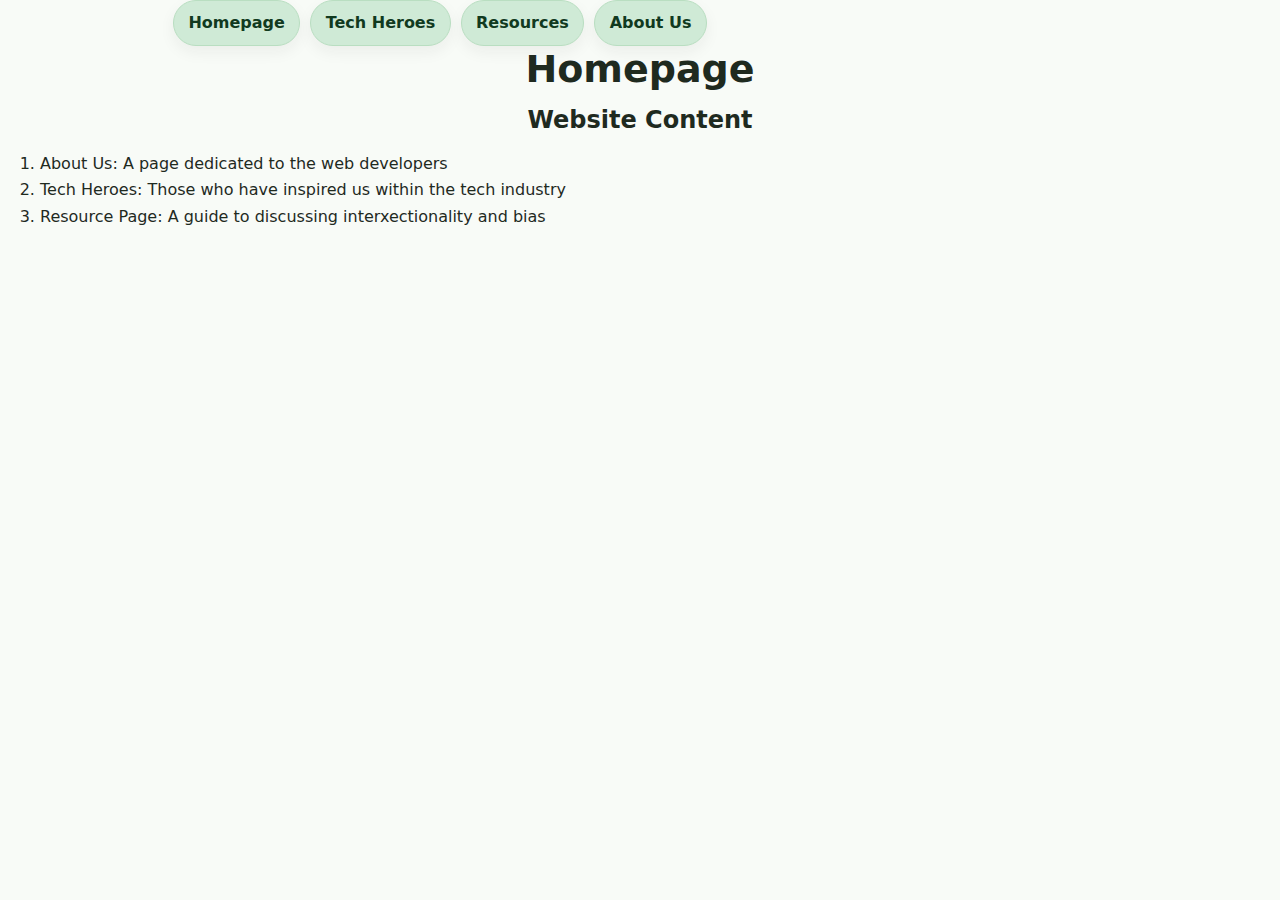
<file: Index.html>
<!DOCTYPE html>
<html lang="en">
<head>
 <link rel="stylesheet" href="style.css">
  <meta charset="UTF-8">
  <title>Project 2 LIS: 500</title>
  <header class="bg-light p-3">
  <section>
  <nav 
  <ul class="container navigation">
           <li><a href="index.html">Homepage</a></li>
            <li><a href="tech Heroes.html">Tech Heroes</a></li>
			<li><a href="Resources.html">Resources</a></li>
			<li><a href="About Us.html">About Us</a></li>
			</ul>
        </nav>
		</header>
		</section>
</head>
<body>
  <h1>Homepage</h1>
  <h2>Website Content</h2>
  <ol>
  <li>About Us: A page dedicated to the web developers </li>
  <li>Tech Heroes: Those who have inspired us within the tech industry</li>
  <li>Resource Page: A guide to discussing interxectionality and bias</li>
  </ol>

</body>
</html>
</file>
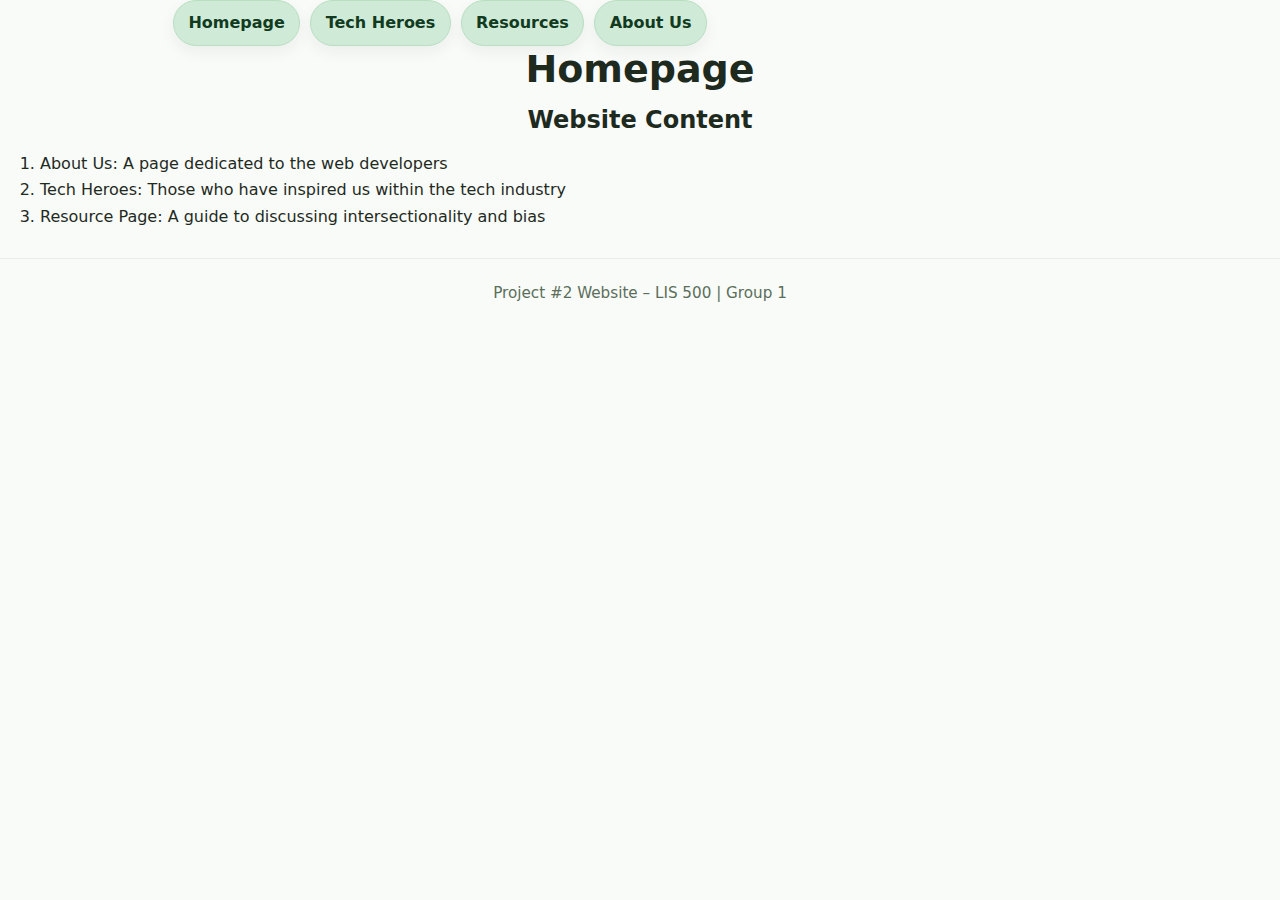
<file: index.html>
<!DOCTYPE html>
<html lang="en">
<head>
  <meta charset="UTF-8">
  <title>Project 2 LIS: 500</title>
  <link rel="stylesheet" href="style.css">
  <meta name="viewport" content="width=device-width, initial-scale=1.0">
</head>

<body>
  <!-- Navigation Bar -->
  <header class="bg-light p-3">
    <nav>
      <ul class="container navigation">
        <li><a href="index.html">Homepage</a></li>
        <li><a href="tech_heroes.html">Tech Heroes</a></li>
        <li><a href="resources.html">Resources</a></li>
        <li><a href="about_us.html">About Us</a></li>
      </ul>
    </nav>
  </header>

  <!-- Main Content -->
  <main>
    <h1>Homepage</h1>
    <h2>Website Content</h2>
    <ol>
      <li>About Us: A page dedicated to the web developers</li>
      <li>Tech Heroes: Those who have inspired us within the tech industry</li>
      <li>Resource Page: A guide to discussing intersectionality and bias</li>
    </ol>
  </main>

  <footer>
    <p>Project #2 Website – LIS 500 | Group 1</p>
  </footer>
</body>
</html>
</file>
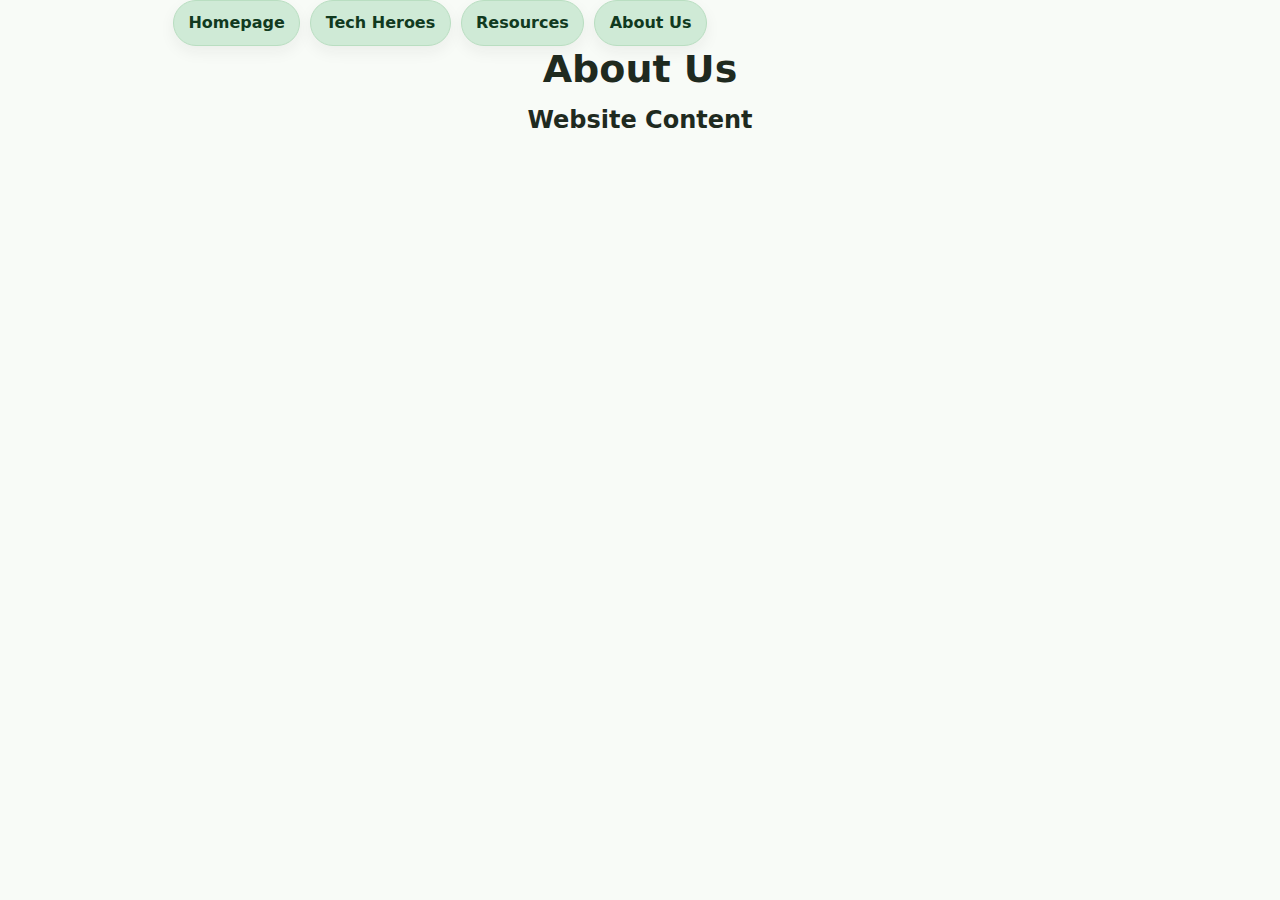
<file: About Us.html>
<!DOCTYPE html>
<html lang="en">
<head>
<link rel="stylesheet" href="style.css">
  <meta charset="UTF-8">
  <title>Project 2 LIS: 500</title>
  <header class="bg-light p-3">
  <section>
  <nav 
  <ul class="container navigation">
           <li><a href="index.html">Homepage</a></li>
            <li><a href="tech Heroes.html">Tech Heroes</a></li>
			<li><a href="Resources.html">Resources</a></li>
			<li><a href="About Us.html">About Us</a></li>
			</ul>
        </nav>
		</header>
		</section>
</head>
</head>
<body>
  <h1>About Us</h1>
  <h2>Website Content</h2>
  

</body>
</html>
</file>
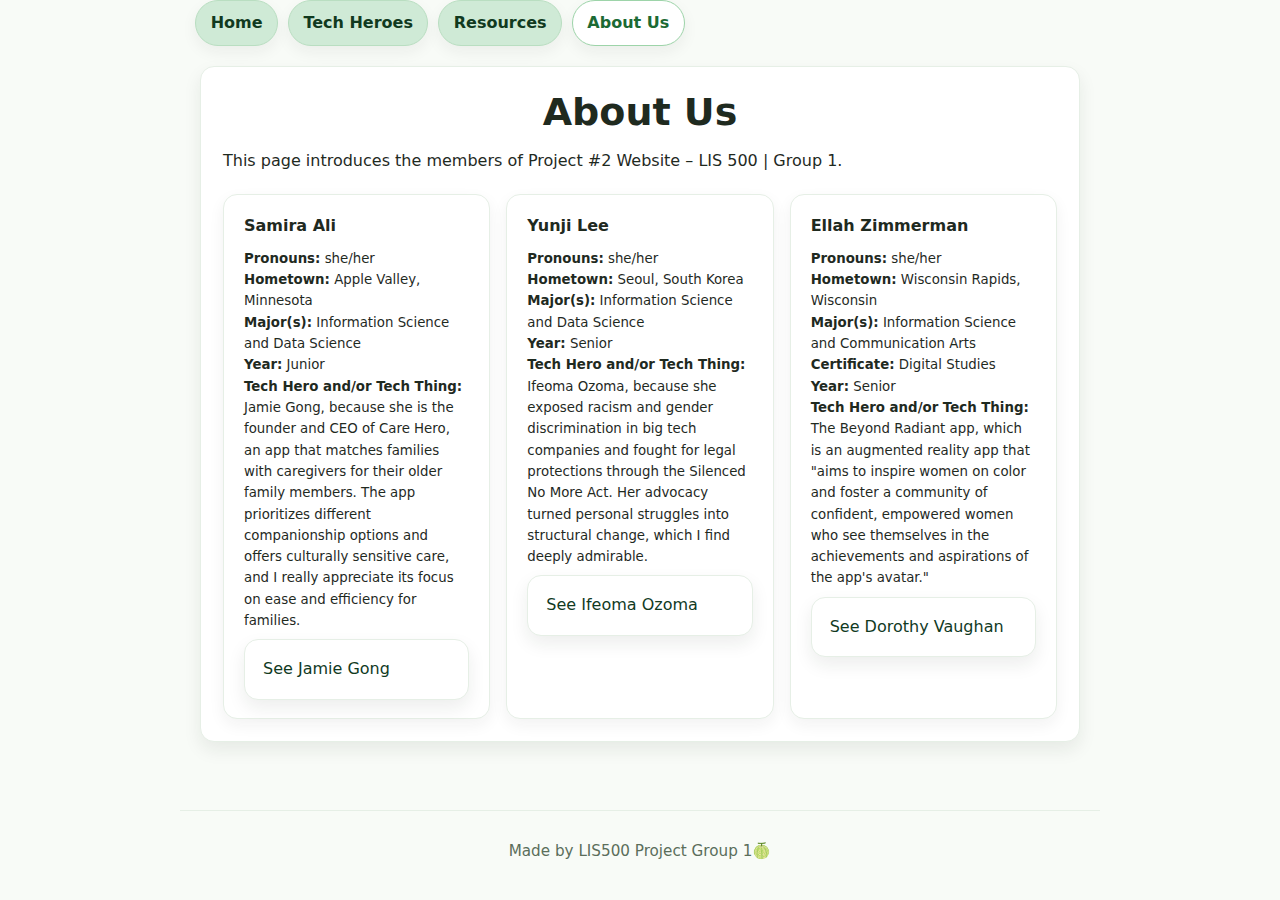
<file: about_us.html>
<!DOCTYPE html>
<html lang="en">
<head>
  <meta charset="UTF-8">
  <title>Project 2 LIS: 500</title>
  <link rel="stylesheet" href="style.css">
  <meta name="viewport" content="width=device-width, initial-scale=1.0">
</head>

<body>
  <!-- Navigation Bar -->
  <header class="bg-light p-3">
    <nav>
      <ul class="container navigation">
        <li><a href="index.html">Home</a></li>
        <li><a href="tech_heroes.html">Tech Heroes</a></li>
        <li><a href="resources.html">Resources</a></li>
        <li><a href="about_us.html" aria-current="page">About Us</a></li>
      </ul>
    </nav>
  </header>

  <!-- Main Content -->
  <main class="container">
    <article class="card">
      <h1 style="text-align:center;">About Us</h1>
      <p>This page introduces the members of Project #2 Website – LIS 500 | Group 1.</p>

      <div class="about-grid" role="list">

        <div class="about-card" role="listitem">
          <p><b>Samira Ali</b></p>
          <p><small>
            <b>Pronouns:</b> she/her <br>
            <b>Hometown:</b> Apple Valley, Minnesota <br>
            <b>Major(s):</b> Information Science and Data Science <br>
            <b>Year:</b> Junior <br>
            <b>Tech Hero and/or Tech Thing:</b> Jamie Gong, because she is the founder and CEO of Care Hero, an app that matches families with caregivers for their older family members. The app prioritizes different companionship options and offers culturally sensitive care, and I really appreciate its focus on ease and efficiency for families.
          </small></p>
          <a href="jamie.html" class="hero-btn">See Jamie Gong</a>
        </div>

        <div class="about-card" role="listitem">
          <p><b>Yunji Lee</b></p>
          <p><small>
            <b>Pronouns:</b> she/her <br>
            <b>Hometown:</b> Seoul, South Korea <br>
            <b>Major(s):</b> Information Science and Data Science <br>
            <b>Year:</b> Senior <br>
            <b>Tech Hero and/or Tech Thing:</b> Ifeoma Ozoma, because she exposed racism and gender discrimination in big tech companies and fought for legal protections through the Silenced No More Act. Her advocacy turned personal struggles into structural change, which I find deeply admirable.
          </small></p>
          <a href="ifeoma.html" class="hero-btn">See Ifeoma Ozoma</a>
        </div>

        <div class="about-card" role="listitem">
          <p><b>Ellah Zimmerman</b></p>
          <p><small>
            <b>Pronouns:</b> she/her <br>
            <b>Hometown:</b> Wisconsin Rapids, Wisconsin <br>
            <b>Major(s):</b> Information Science and Communication Arts <br>
            <b>Certificate:</b> Digital Studies <br>
            <b>Year:</b> Senior <br>
            <b>Tech Hero and/or Tech Thing:</b> The Beyond Radiant app, which is an augmented reality app that "aims to inspire women on color and foster a community of confident, empowered women who see themselves in the achievements and aspirations of the app's avatar."
          </small></p>
          <a href="dorothy.html" class="hero-btn">See Dorothy Vaughan</a>
        </div>

      </div>
    </article>
  </main>

  <!-- Footer -->
  <footer class="container">
    <p>Made by LIS500 Project Group 1🍈</p>
  </footer>
</body>
</html>
</file>
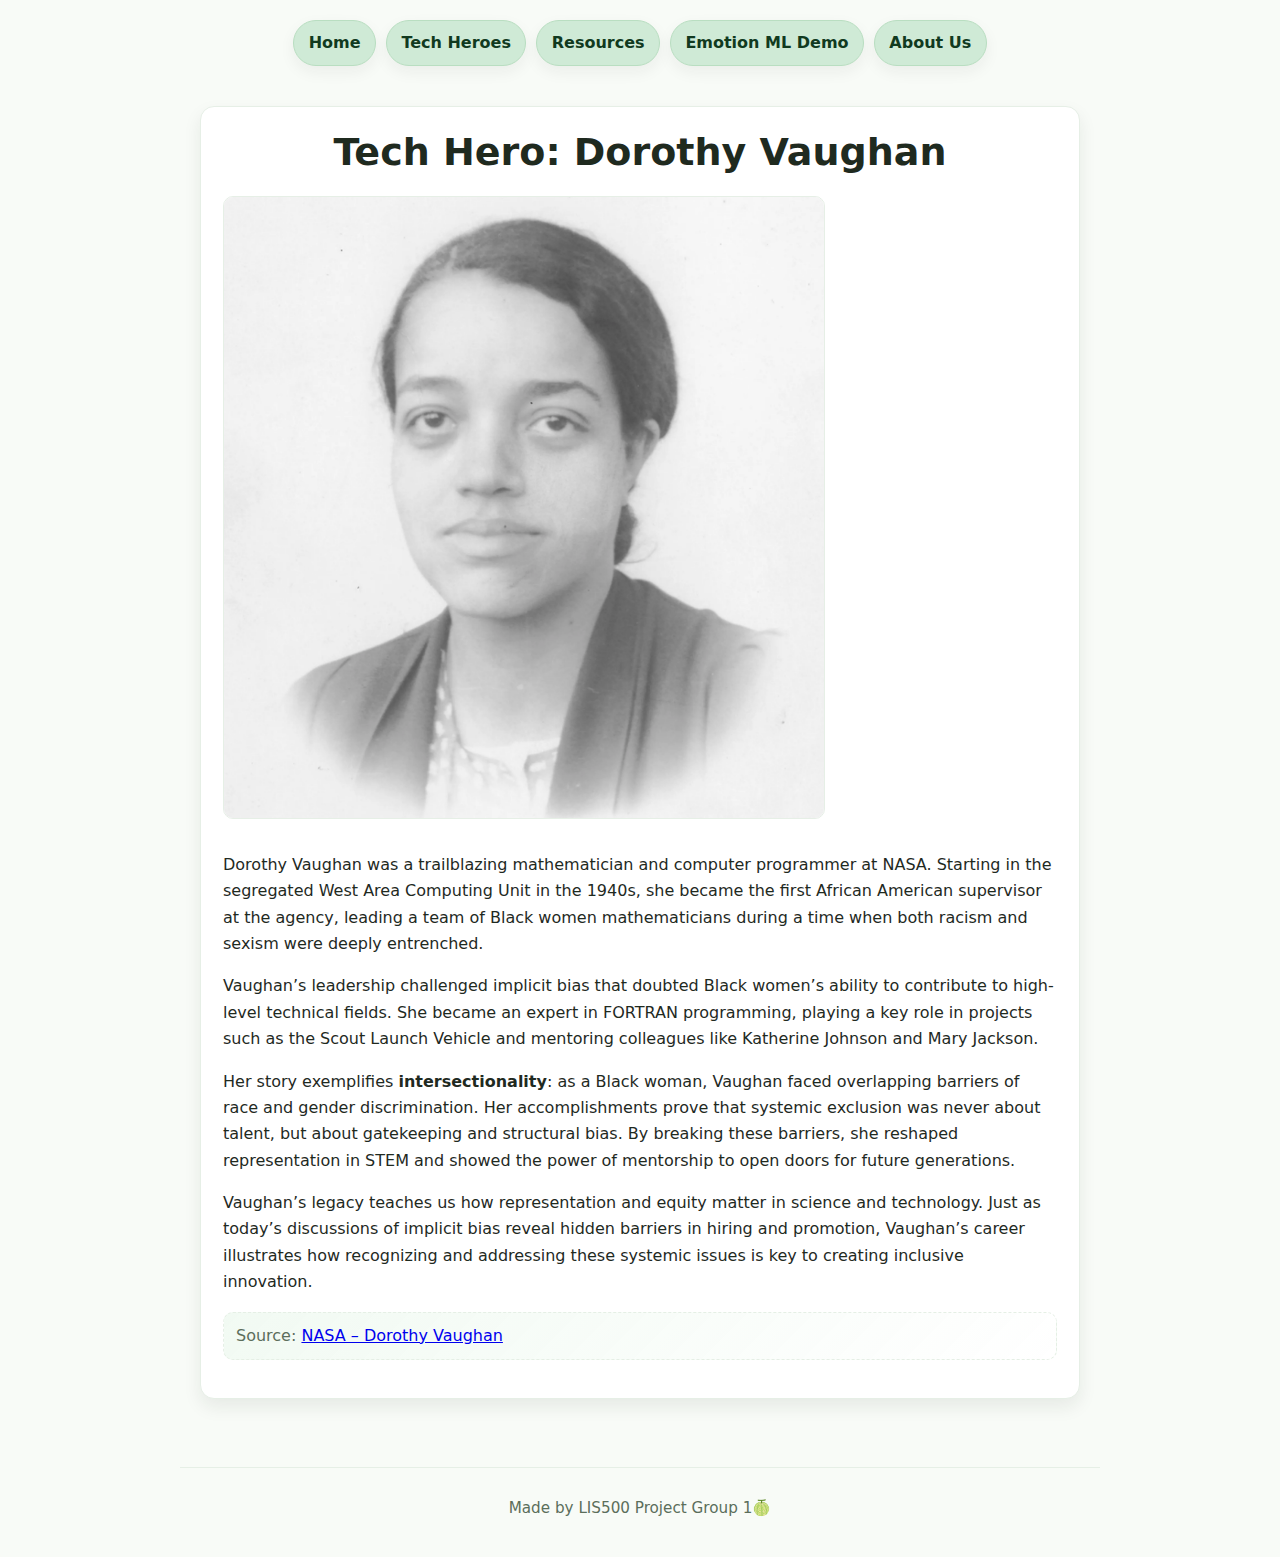
<file: dorothy.html>
<!DOCTYPE html>
<html lang="en">
<head>
  <meta charset="UTF-8" />
  <title>Tech Hero – Dorothy Vaughan</title>
  <meta name="viewport" content="width=device-width, initial-scale=1" />
  <link rel="stylesheet" href="style.css" />
</head>
<body>
  <header class="container">
         <!-- Naviagtion has all links to all pages-->
    <nav>
      <ul class="container navigation">
        <li><a href="index.html">Home</a></li>
        <li><a href="tech_heroes.html">Tech Heroes</a></li>
        <li><a href="resources.html">Resources</a></li>
        <li><a href="tm_emotions.html">Emotion ML Demo</a></li> 
        <li><a href="about_us.html">About Us</a></li>
      </ul>
    </nav>
  </header>

  <main id="content" class="container">
    <article class="card">
      <h1>Tech Hero: Dorothy Vaughan</h1>
      <img class="hero-img" src="dorothy-vaughan.jpg" alt="Dorothy Vaughan portrait">  <!-- Image link and alt text-->
     <!-- Paragraph text of info on hero-->
      <p>
        Dorothy Vaughan was a trailblazing mathematician and computer programmer at NASA.
        Starting in the segregated West Area Computing Unit in the 1940s, she became the first African American supervisor at the agency,
        leading a team of Black women mathematicians during a time when both racism and sexism were deeply entrenched.
      </p>

      <p>
        Vaughan’s leadership challenged implicit bias that doubted Black women’s ability to contribute to high-level technical fields.
        She became an expert in FORTRAN programming, playing a key role in projects such as the Scout Launch Vehicle
        and mentoring colleagues like Katherine Johnson and Mary Jackson.
      </p>

      <p>
        Her story exemplifies <strong>intersectionality</strong>: as a Black woman, Vaughan faced overlapping barriers of race and gender discrimination.
        Her accomplishments prove that systemic exclusion was never about talent, but about gatekeeping and structural bias.
        By breaking these barriers, she reshaped representation in STEM and showed the power of mentorship to open doors for future generations.
      </p>

      <p>
        Vaughan’s legacy teaches us how representation and equity matter in science and technology.
        Just as today’s discussions of implicit bias reveal hidden barriers in hiring and promotion,
        Vaughan’s career illustrates how recognizing and addressing these systemic issues is key to creating inclusive innovation.
      </p>
         <!-- Article links and source info for page-->
      <p class="source">
        Source: <a href="https://www.nasa.gov/people/dorothy-vaughan/" target="_blank" rel="noopener">NASA – Dorothy Vaughan</a>
      </p>
    </article>
  </main>
     <!-- footer for style and to tie page together-->
  <footer class="container">
    <p>Made by LIS500 Project Group 1🍈</p>
  </footer>
</body>
</html>
</file>
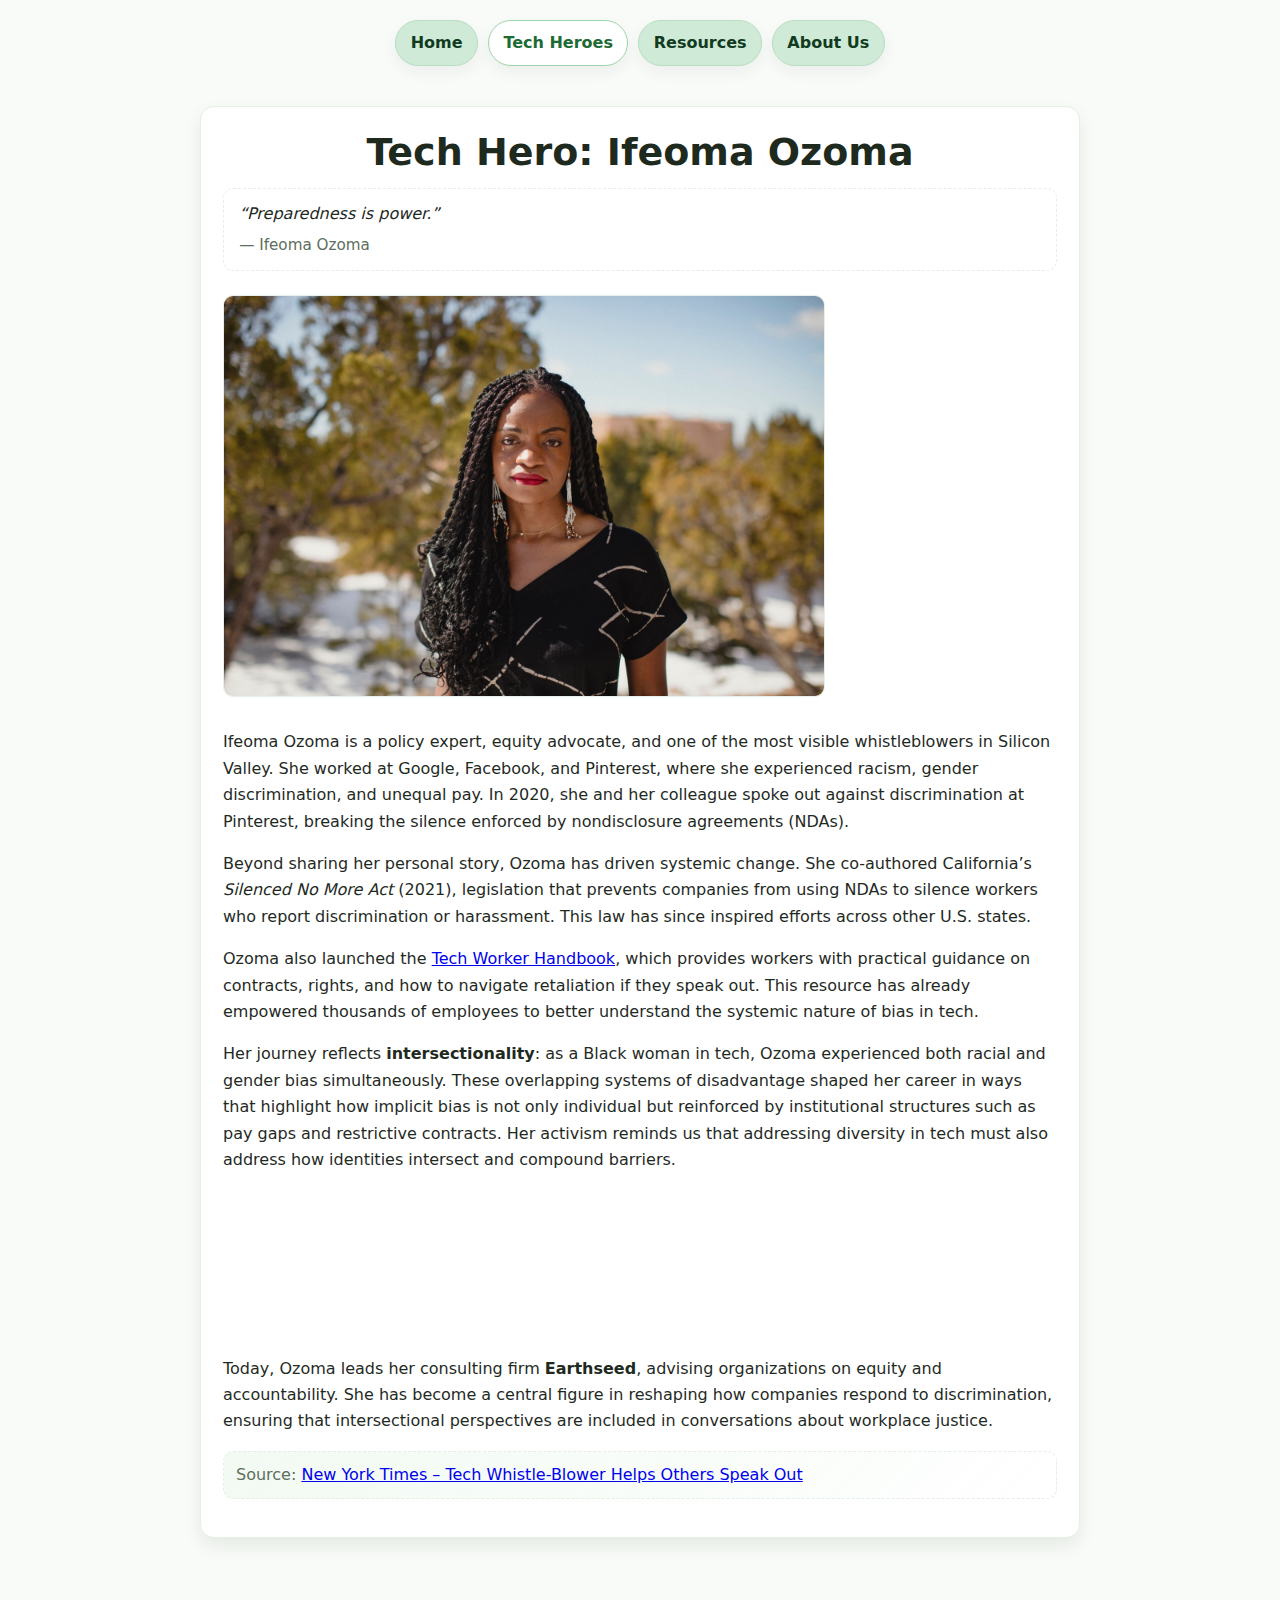
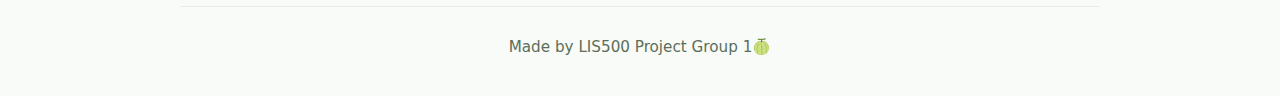
<file: ifeoma.html>
<!DOCTYPE html>
<html lang="en">
<head>
  <meta charset="UTF-8" />
  <title>Tech Hero – Ifeoma Ozoma</title>
  <meta name="viewport" content="width=device-width, initial-scale=1" />
  <link rel="stylesheet" href="style.css" />
</head>
<body>
  <header class="container">
         <!-- Navigation that has links to all pages-->
    <nav>
      <ul class="navigation">
        <li><a href="index.html">Home</a></li>
        <li><a href="tech_heroes.html" aria-current="page">Tech Heroes</a></li>
        <li><a href="resources.html">Resources</a></li>
        <li><a href="about_us.html">About Us</a></li>
      </ul>
    </nav>
  </header>

  <main id="content" class="container">
    <article class="card">
      <h1>Tech Hero: Ifeoma Ozoma</h1>
      <blockquote class="quote">“Preparedness is power.” <cite>— Ifeoma Ozoma</cite></blockquote>
      <img class="hero-img" src="ifeoma-ozoma.jpg" alt="Ifeoma Ozoma portrait">       <!-- Image link with alt text-->
          <!-- Paragraphs of info on tech hero-->
      <p>
        Ifeoma Ozoma is a policy expert, equity advocate, and one of the most visible whistleblowers in Silicon Valley.
        She worked at Google, Facebook, and Pinterest, where she experienced racism, gender discrimination, and unequal pay.
        In 2020, she and her colleague spoke out against discrimination at Pinterest, breaking the silence enforced by nondisclosure agreements (NDAs).
      </p>

      <p>
        Beyond sharing her personal story, Ozoma has driven systemic change. She co-authored California’s
        <em>Silenced No More Act</em> (2021), legislation that prevents companies from using NDAs to silence workers who
        report discrimination or harassment. This law has since inspired efforts across other U.S. states.
      </p>
      <!-- Links to other page with handbook from tech hero-->
      <p>
        Ozoma also launched the <a href="https://techworkerhandbook.org" target="_blank" rel="noopener">Tech Worker Handbook</a>,
        which provides workers with practical guidance on contracts, rights, and how to navigate retaliation if they speak out.
        This resource has already empowered thousands of employees to better understand the systemic nature of bias in tech.
      </p>

      <p>
        Her journey reflects <strong>intersectionality</strong>: as a Black woman in tech, Ozoma experienced both racial and gender bias simultaneously.
        These overlapping systems of disadvantage shaped her career in ways that highlight how implicit bias is not only individual
        but reinforced by institutional structures such as pay gaps and restrictive contracts. Her activism reminds us that
        addressing diversity in tech must also address how identities intersect and compound barriers.
      </p>
        <!-- Links to video with tech hero-->
      <div class="video-container">
        <iframe
          src="https://www.youtube.com/embed/kdAckiJiFK0?rel=0&modestbranding=1"
          title="Ifeoma Ozoma: Gender Justice Honoree"
          frameborder="0"
          allow="accelerometer; autoplay; clipboard-write; encrypted-media; gyroscope; picture-in-picture; web-share"
          allowfullscreen
          referrerpolicy="strict-origin-when-cross-origin">
        </iframe>
      </div>

      <p>
        Today, Ozoma leads her consulting firm <strong>Earthseed</strong>, advising organizations on equity and accountability.
        She has become a central figure in reshaping how companies respond to discrimination, ensuring that
        intersectional perspectives are included in conversations about workplace justice.
      </p>
   <!-- Links to articles and source info-->
      <p class="source">
        Source: <a href="https://www.nytimes.com/2021/11/24/technology/pinterest-whistle-blower-ifeoma-ozoma.html" target="_blank" rel="noopener">New York Times – Tech Whistle-Blower Helps Others Speak Out</a>
      </p>
    </article>
  </main>
  
<!-- footer for style and to tie page together-->
  <footer class="container">
    <p>Made by LIS500 Project Group 1🍈</p>
  </footer>
</body>
</html>
</file>
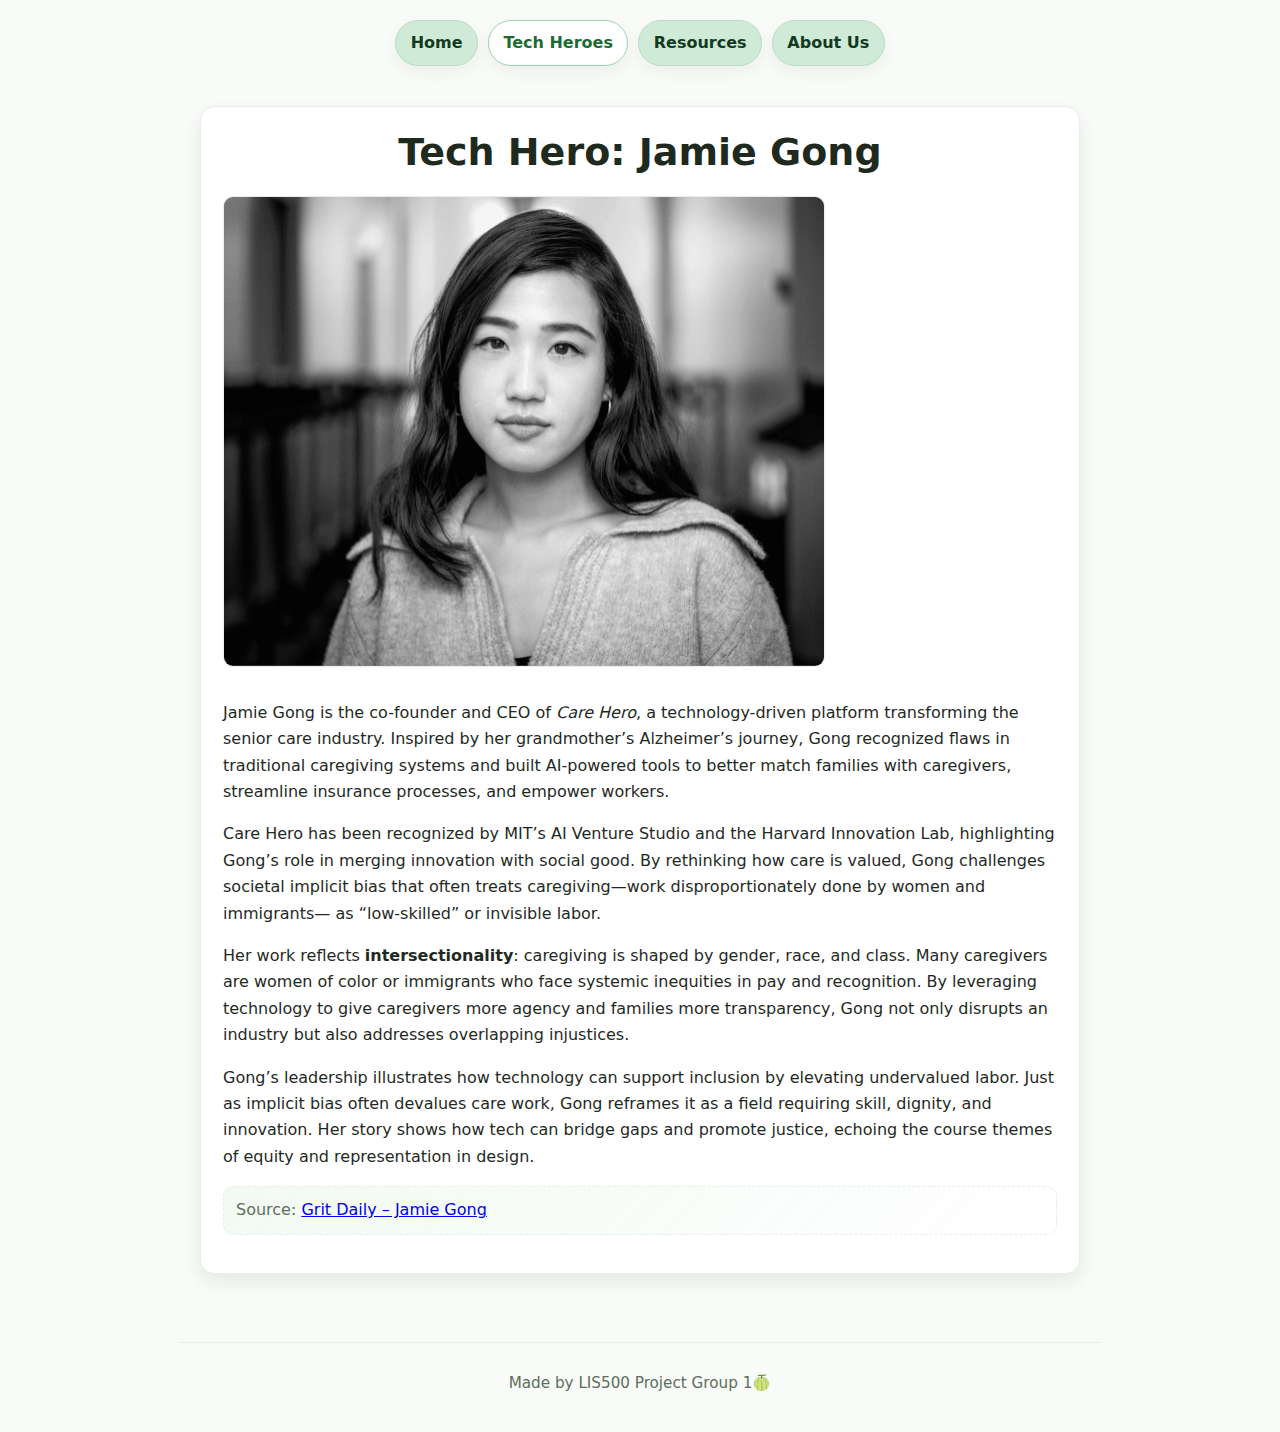
<file: jamie.html>
<!DOCTYPE html>
<html lang="en">
<head>
  <meta charset="UTF-8" />
  <title>Tech Hero – Jamie Gong</title>
  <meta name="viewport" content="width=device-width, initial-scale=1" />
  <link rel="stylesheet" href="style.css" />
</head>
<body>
  <header class="container">
    <!-- Navigation has all links to other pages-->
    <nav>
      <ul class="navigation">
        <li><a href="index.html">Home</a></li>
        <li><a href="tech_heroes.html" aria-current="page">Tech Heroes</a></li>
        <li><a href="resources.html">Resources</a></li>
        <li><a href="about_us.html">About Us</a></li>
      </ul>
    </nav>
  </header>

  <main id="content" class="container">
    <article class="card">
      <h1>Tech Hero: Jamie Gong</h1>
      <img class="hero-img" src="jamie-gong.jpg" alt="Jamie Gong portrait"> <!-- Image link and alt text-->
  
      <!-- paragraph text of info on tech hero-->
      <p>
        Jamie Gong is the co-founder and CEO of <em>Care Hero</em>, a technology-driven platform transforming the senior care industry.
        Inspired by her grandmother’s Alzheimer’s journey, Gong recognized flaws in traditional caregiving systems
        and built AI-powered tools to better match families with caregivers, streamline insurance processes, and empower workers.
      </p>

      <p>
        Care Hero has been recognized by MIT’s AI Venture Studio and the Harvard Innovation Lab,
        highlighting Gong’s role in merging innovation with social good. By rethinking how care is valued,
        Gong challenges societal implicit bias that often treats caregiving—work disproportionately done by women and immigrants—
        as “low-skilled” or invisible labor.
      </p>

      <p>
        Her work reflects <strong>intersectionality</strong>: caregiving is shaped by gender, race, and class.
        Many caregivers are women of color or immigrants who face systemic inequities in pay and recognition.
        By leveraging technology to give caregivers more agency and families more transparency,
        Gong not only disrupts an industry but also addresses overlapping injustices.
      </p>

      <p>
        Gong’s leadership illustrates how technology can support inclusion by elevating undervalued labor.
        Just as implicit bias often devalues care work, Gong reframes it as a field requiring skill, dignity, and innovation.
        Her story shows how tech can bridge gaps and promote justice, echoing the course themes of equity and representation in design.
      </p>
    <!-- Links to article and source info-->
      <p class="source">
        Source: <a href="https://gritdaily.com/jamie-gong-tech-driven-fix-for-senior-care/" target="_blank" rel="noopener">Grit Daily – Jamie Gong</a>
      </p>
    </article>
  </main>
  <!-- Footer for style and to tie page together-->
  <footer class="container">
    <p>Made by LIS500 Project Group 1🍈</p>
  </footer>
</body>
</html>
</file>
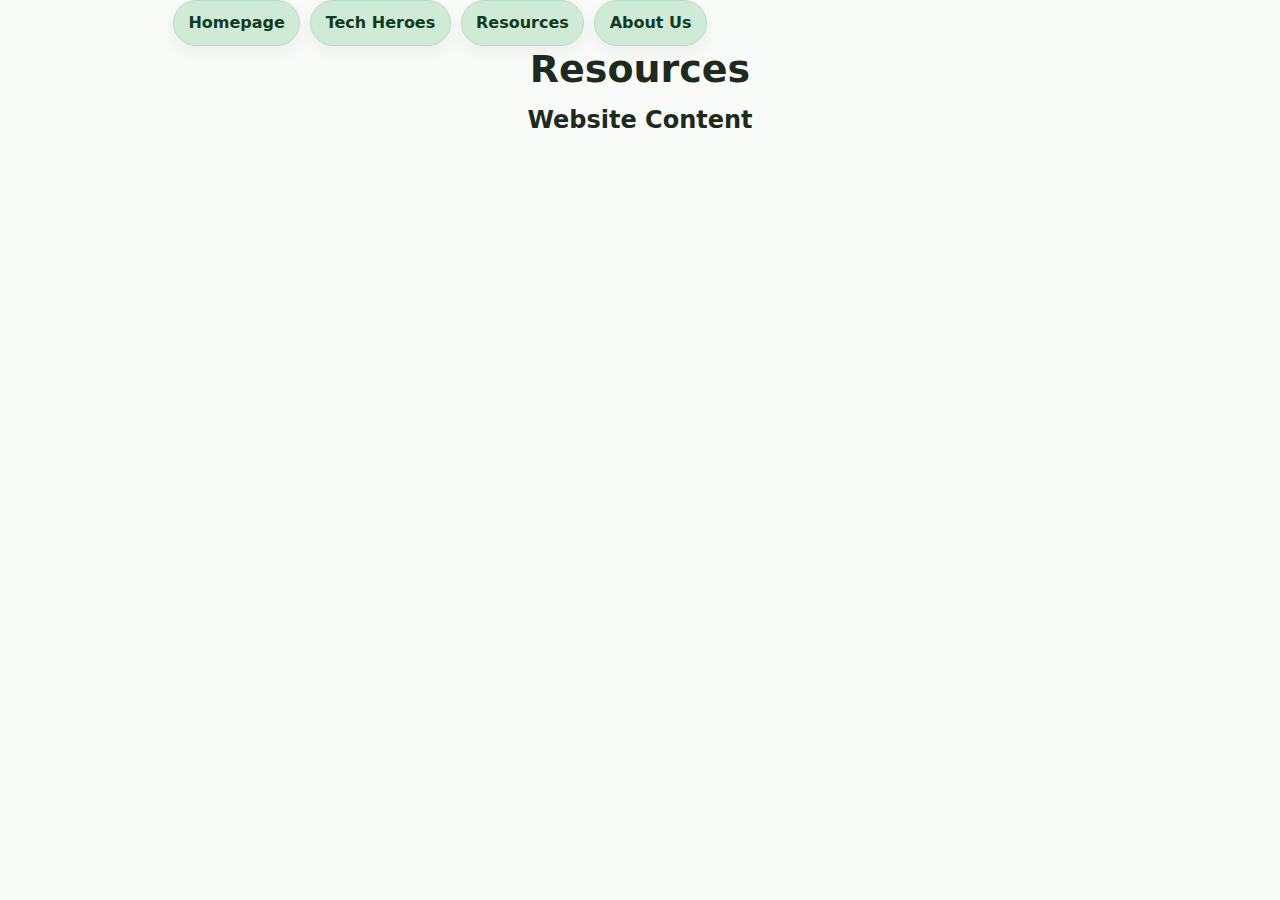
<file: Resources.html>
<!DOCTYPE html>
<html lang="en">
<head>
<link rel="stylesheet" href="style.css">
  <meta charset="UTF-8">
  <title>Project 2 LIS: 500</title>
 <header class="bg-light p-3">
  <section>
  <nav 
  <ul class="container navigation">
           <li><a href="index.html">Homepage</a></li>
            <li><a href="tech Heroes.html">Tech Heroes</a></li>
			<li><a href="Resources.html">Resources</a></li>
			<li><a href="About Us.html">About Us</a></li>
			</ul>
        </nav>
		</header>
		</section>
</head>
</head>
<body>
  <h1>Resources</h1>
  <h2>Website Content</h2>
  

</body>
</html>
</file>
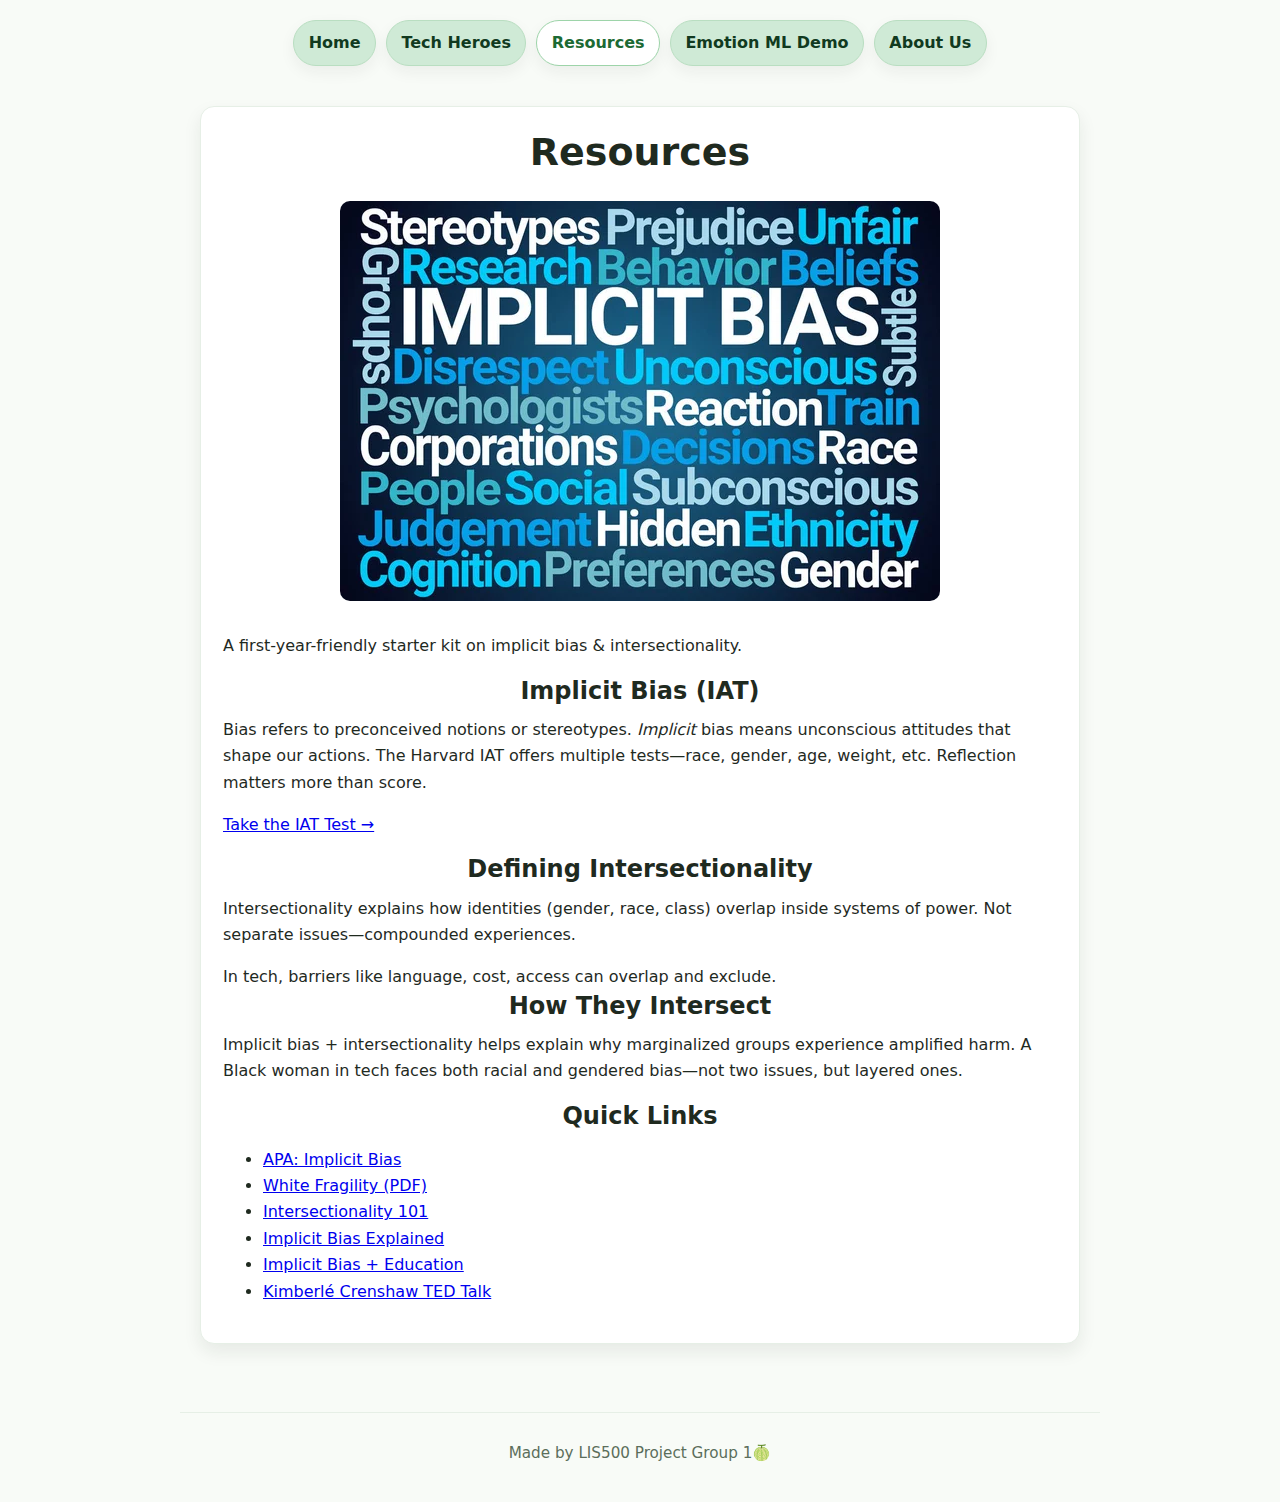
<file: resources.html>
<!DOCTYPE html>
<html lang="en">
<head>
  <meta charset="UTF-8" />
  <title>Resources – LIS 500 Project #3</title>
  <meta name="viewport" content="width=device-width, initial-scale=1" />
  <link rel="stylesheet" href="style.css" />
</head>

<body>
  <header class="site-header">
    <nav class="navbar container">
      <ul class="navigation">
        <li><a href="index.html">Home</a></li>
        <li><a href="tech_heroes.html">Tech Heroes</a></li>
        <li><a href="resources.html" aria-current="page" class="active">Resources</a></li>
        <li><a href="tm_emotions.html">Emotion ML Demo</a></li>
        <li><a href="about_us.html">About Us</a></li>
      </ul>
    </nav>
  </header>

  <main id="content" class="container">
    <article class="card">
      <h1>Resources</h1>

      <div style="margin-top:24px; margin-bottom:24px; text-align:center;">
        <img 
          src="depositphotos_192723580-stock-photo-implicit-bias-word-cloud.jpg"
          alt="Implicit Bias Word Cloud"
          style="width:100%; max-width:600px; border-radius:10px;" />
      </div>

      <p class="lead">A first-year-friendly starter kit on implicit bias & intersectionality.</p>

      <section>
        <h2>Implicit Bias (IAT)</h2>
        <p>
          Bias refers to preconceived notions or stereotypes. <em>Implicit</em> bias means
          unconscious attitudes that shape our actions. The Harvard IAT offers multiple
          tests—race, gender, age, weight, etc. Reflection matters more than score.
        </p>
        <p><a href="https://implicit.harvard.edu/implicit/takeatest.html" target="_blank">Take the IAT Test →</a></p>
      </section>

      <section>
        <h2>Defining Intersectionality</h2>
        <p>
          Intersectionality explains how identities (gender, race, class) overlap inside systems
          of power. Not separate issues—compounded experiences.
        </p>
        <div class="note">In tech, barriers like language, cost, access can overlap and exclude.</div>
      </section>

      <section>
        <h2>How They Intersect</h2>
        <p>
          Implicit bias + intersectionality helps explain why marginalized groups experience
          amplified harm. A Black woman in tech faces both racial and gendered bias—not two issues,
          but layered ones.
        </p>
      </section>

      <section>
        <h2>Quick Links</h2>
        <ul>
          <li><a href="https://www.apa.org/topics/implicit-bias" target="_blank">APA: Implicit Bias</a></li>
          <li><a href="https://www.beacon.org/assets/pdfs/whitefragilityreadingguide.pdf" target="_blank">White Fragility (PDF)</a></li>
          <li><a href="https://womensstudies.colostate.edu/wp-content/uploads/sites/66/2021/06/Intersectionality-101.pdf" target="_blank">Intersectionality 101</a></li>
          <li><a href="https://www.youtube.com/watch?v=OoBvzI-YZf4" target="_blank">Implicit Bias Explained</a></li>
          <li><a href="https://www.youtube.com/watch?v=npNA-WcXPjw" target="_blank">Implicit Bias + Education</a></li>
          <li><a href="https://www.youtube.com/watch?v=akOe5-UsQ2o" target="_blank">Kimberlé Crenshaw TED Talk</a></li>
        </ul>
      </section>
    </article>
  </main>

  <footer class="container">
    <p>Made by LIS500 Project Group 1🍈</p>
  </footer>
</body>
</html>
</file>
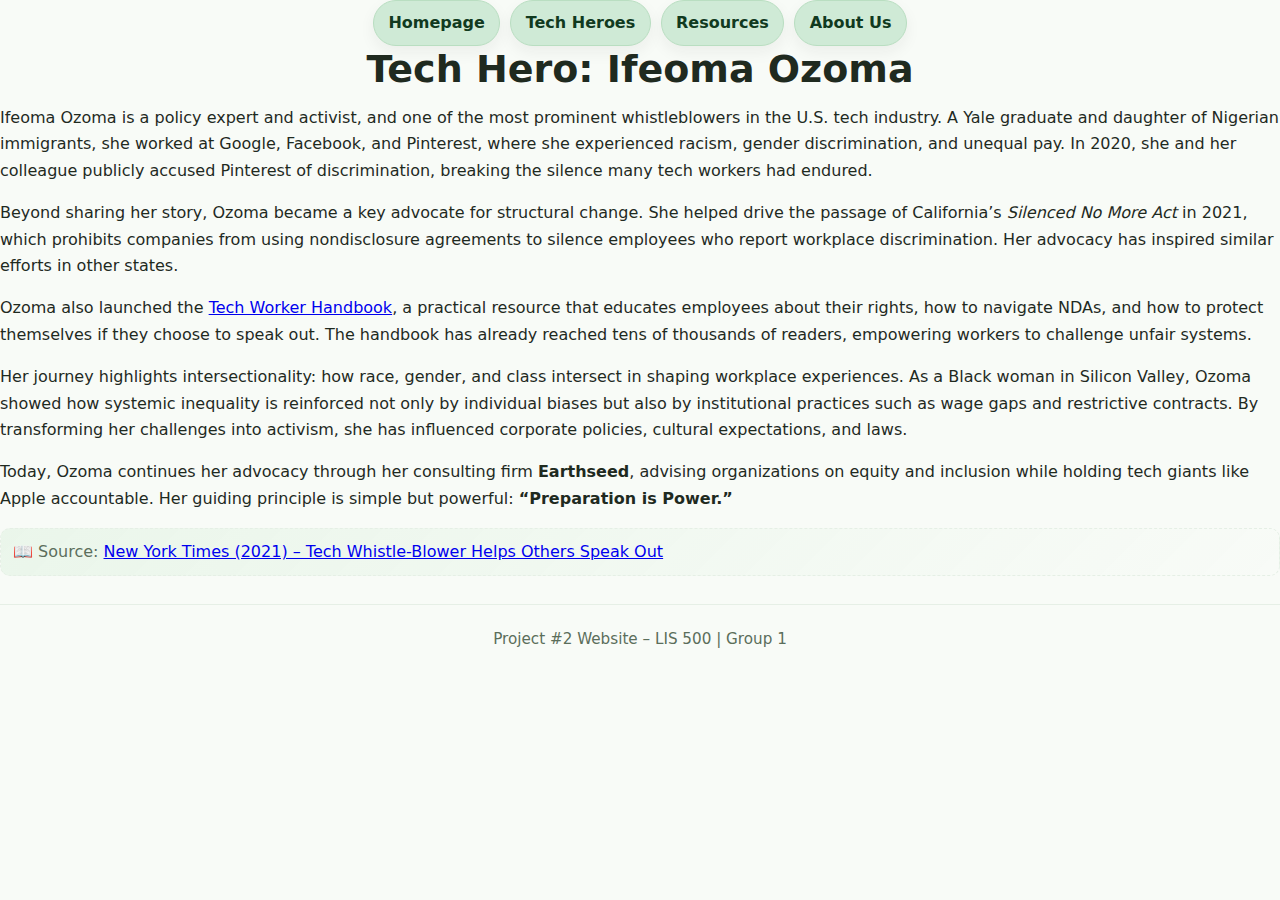
<file: Tech Heroes.html>
<!DOCTYPE html>
<html lang="en">
<head>
  <meta charset="UTF-8">
  <title>Tech Hero - Ifeoma Ozoma</title>
  <link rel="stylesheet" href="style.css">
</head>
<body>
  <!-- Navigation Bar -->
  <header>
    <nav>
      <ul class="navigation">
        <li><a href="Index.html">Homepage</a></li>
        <li><a href="Tech Heroes.html">Tech Heroes</a></li>
        <li><a href="Resources.html">Resources</a></li>
        <li><a href="About Us.html">About Us</a></li>
      </ul>
    </nav>
  </header>

  <!-- Main Content -->
  <main>
    <h1>Tech Hero: Ifeoma Ozoma</h1>
    <p>
      Ifeoma Ozoma is a policy expert and activist, and one of the most prominent whistleblowers in the U.S. tech industry. 
      A Yale graduate and daughter of Nigerian immigrants, she worked at Google, Facebook, and Pinterest, 
      where she experienced racism, gender discrimination, and unequal pay. 
      In 2020, she and her colleague publicly accused Pinterest of discrimination, breaking the silence many tech workers had endured.
    </p>

    <p>
      Beyond sharing her story, Ozoma became a key advocate for structural change. 
      She helped drive the passage of California’s <em>Silenced No More Act</em> in 2021, 
      which prohibits companies from using nondisclosure agreements to silence employees who report workplace discrimination. 
      Her advocacy has inspired similar efforts in other states.
    </p>

    <p>
      Ozoma also launched the <a href="https://techworkerhandbook.org" target="_blank">Tech Worker Handbook</a>, 
      a practical resource that educates employees about their rights, how to navigate NDAs, 
      and how to protect themselves if they choose to speak out. 
      The handbook has already reached tens of thousands of readers, empowering workers to challenge unfair systems.
    </p>

    <p>
      Her journey highlights intersectionality: how race, gender, and class intersect in shaping workplace experiences. 
      As a Black woman in Silicon Valley, Ozoma showed how systemic inequality is reinforced 
      not only by individual biases but also by institutional practices such as wage gaps and restrictive contracts. 
      By transforming her challenges into activism, she has influenced corporate policies, cultural expectations, and laws. 
    </p>

    <p>
      Today, Ozoma continues her advocacy through her consulting firm <strong>Earthseed</strong>, 
      advising organizations on equity and inclusion while holding tech giants like Apple accountable. 
      Her guiding principle is simple but powerful: <strong>“Preparation is Power.”</strong>
    </p>

    <p class="source">
      📖 Source: <a href="https://www.nytimes.com/2021/11/24/technology/pinterest-whistle-blower-ifeoma-ozoma.html?smid=url-share" target="_blank">
      New York Times (2021) – Tech Whistle-Blower Helps Others Speak Out</a>
    </p>
  </main>

  <!-- Footer -->
  <footer>
    <p>Project #2 Website – LIS 500 | Group 1</p>
  </footer>
</body>
</html>
</file>
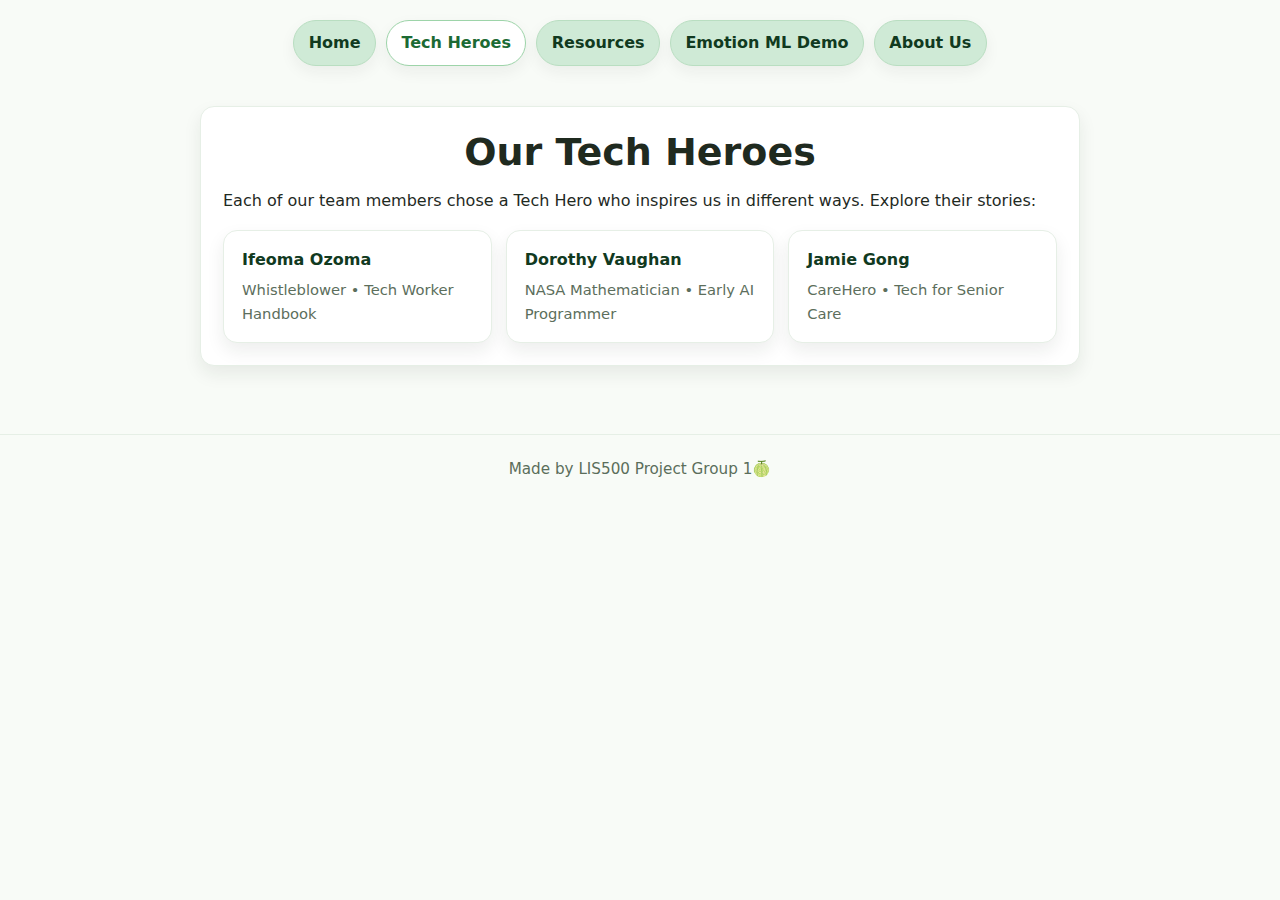
<file: tech_heroes.html>
<!DOCTYPE html>
<html lang="en">
<head>
  <meta charset="UTF-8" />
  <title>Tech Heroes</title>
  <meta name="viewport" content="width=device-width, initial-scale=1" />
  <link rel="stylesheet" href="style.css" />
</head>

<body>
  <header class="site-header">
  <nav class="navbar container">
    <ul class="navigation">
      <li><a href="index.html">Home</a></li>
      <li><a href="tech_heroes.html" aria-current="page" class="active">Tech Heroes</a></li>
      <li><a href="resources.html">Resources</a></li>
      <li><a href="tm_emotions.html">Emotion ML Demo</a></li>
      <li><a href="about_us.html">About Us</a></li>
    </ul>
  </nav>
</header>

  <main id="content" class="container page-content">
    <article class="card">
      <h1 class="page-title">Our Tech Heroes</h1>
      <p>Each of our team members chose a Tech Hero who inspires us in different ways. Explore their stories:</p>

      <div class="hero-grid" role="list">

        <a class="hero-btn" href="ifeoma.html" role="listitem">
          <span class="hero-title">Ifeoma Ozoma</span>
          <span class="hero-sub">Whistleblower • Tech Worker Handbook</span>
        </a>

        <a class="hero-btn" href="dorothy.html" role="listitem">
          <span class="hero-title">Dorothy Vaughan</span>
          <span class="hero-sub">NASA Mathematician • Early AI Programmer</span>
        </a>

        <a class="hero-btn" href="jamie.html" role="listitem">
          <span class="hero-title">Jamie Gong</span>
          <span class="hero-sub">CareHero • Tech for Senior Care</span>
        </a>

      </div>
    </article>
  </main>

  <footer class="footer">
    <p>Made by LIS500 Project Group 1🍈</p>
  </footer>
</body>
</html>
</file>
<file: style.css>
/* layout tweaks */
.container { 
  max-width: 880px; 
  margin-inline: auto; 
  padding: 20px; 
}

.card {
  background: #fff;
  border: 1px solid #e6efe6;
  border-radius: 14px;
  padding: 22px;
  box-shadow: 0 8px 18px rgba(30, 40, 30, .08);
  margin-bottom: 20px;       
}

/* typography */
html { scroll-behavior: smooth; }

body {
  margin: 0;
  color: #1f2a1f;
  background: #f8fbf7;
  font: 16px/1.65 system-ui, -apple-system, Segoe UI, Roboto, Helvetica, Arial, Apple Color Emoji, Segoe UI Emoji;
}

h1, h2, h3 { 
  line-height: 1.25; 
  margin: 0 0 .7rem; 
}

h1 { 
  font-size: clamp(28px, 3.2vw, 38px); 
  text-align: center;        
}

h2 { 
  text-align: center;       
}

p { 
  margin: .5rem 0 1rem; 
}

/* navigation pills */
.navigation {
  list-style: none; 
  margin: 0; 
  padding: 0;
  display: flex; 
  gap: 10px; 
  flex-wrap: wrap;
  justify-content: center;   
}

.navigation a {
  display: inline-block;
  padding: .56rem .9rem;
  border-radius: 999px;
  text-decoration: none;
  font-weight: 700;
  color: #113a1f;
  background: #cfead6;              
  border: 1px solid #b9dec1;
  transition: transform .06s ease, background-color .15s ease, border-color .15s ease;
  box-shadow: 0 6px 16px rgba(30,40,30,.06);
}

.navigation a:hover { 
  transform: translateY(-1px); 
  background: #bfe2c8; 
  border-color: #aad5b4; 
}

.navigation a:active { 
  transform: translateY(0); 
}

.navigation a[aria-current="page"] {
  background: #ffffff;
  border-color: #9dd4a9;
  color: #1c6a34;
}

/* quote / source blocks */
.quote {
  margin: .2rem 0 1rem; 
  padding: .75rem .95rem;
  border: 1px dashed #e5efe5; 
  border-radius: 10px; 
  background: #fff; 
  font-style: italic;
}

.quote cite { 
  display: block; 
  margin-top: .35rem; 
  font-style: normal; 
  color: #5c6e5c; 
  font-size: .95rem; 
}

.source {
  margin-top: 16px; 
  padding: 10px 12px;
  border: 1px dashed #e5efe5; 
  border-radius: 10px;
  color: #5c6e5c;
  background: linear-gradient(135deg, rgba(123, 207, 135, .10), transparent);
}

/* media */
.hero-img {
  max-width: 600px; 
  height: auto;
  border-radius: 10px; 
  border: 1px solid #e6efe6; 
  margin: .5rem 0 1rem;
}

/* footer */
footer {
  color: #5b6e5b;
  border-top: 1px solid #e6efe6;
  margin-top: 28px; 
  padding-top: 14px;
  font-size: .95rem;
  text-align: center;     /* footer */
}

/* focus/keyboard */
:focus-visible {
  outline: 2px solid #6cc78a;
  outline-offset: 3px;
  border-radius: 6px;
}

/* reduced motion */
@media (prefers-reduced-motion: reduce) {
  * { 
    animation: none !important; 
    transition: none !important; 
  }
}

.hero-grid{
  display:grid;
  grid-template-columns: repeat(auto-fit, minmax(220px, 1fr));
  gap:14px;
  margin-top:12px;
}

.hero-btn{
  display:block;
  padding:16px 18px;
  border-radius:14px;
  text-decoration:none;
  background:#ffffff;
  border:1px solid #e6efe6;
  box-shadow:0 8px 18px rgba(30,40,30,.08);
  color:#113a1f;
  transition:transform .06s ease, box-shadow .15s ease, border-color .15s ease;
}

.hero-btn:hover{
  transform:translateY(-1px);
  box-shadow:0 12px 24px rgba(30,40,30,.12);
  border-color:#cfead6;
}

.hero-title{
  display:block;
  font-weight:800;
  margin-bottom:4px;
}

.hero-sub{
  display:block;
  font-size:.92rem;
  color:#5c6e5c;
}

/* This is about us grid */
.about-grid {
  display: grid;
  grid-template-columns: repeat(auto-fit, minmax(260px, 1fr));
  gap: 16px;
  margin-top: 20px;
}

/* Individual Team Member Cards */
.about-card {
  background: #ffffff;
  border: 1px solid #e6efe6;
  border-radius: 14px;
  padding: 18px 20px;
  box-shadow: 0 6px 16px rgba(30, 40, 30, 0.06);
  color: #1f2a1f;
  transition: transform 0.1s ease;
}

.about-card:hover {
  transform: translateY(-2px);
  box-shadow: 0 10px 22px rgba(30, 40, 30, 0.1);
}

.about-card p {
  margin: 0 0 0.5rem;
}

.about-card small {
  line-height: 1.6;
  display: block;
}
</file>
